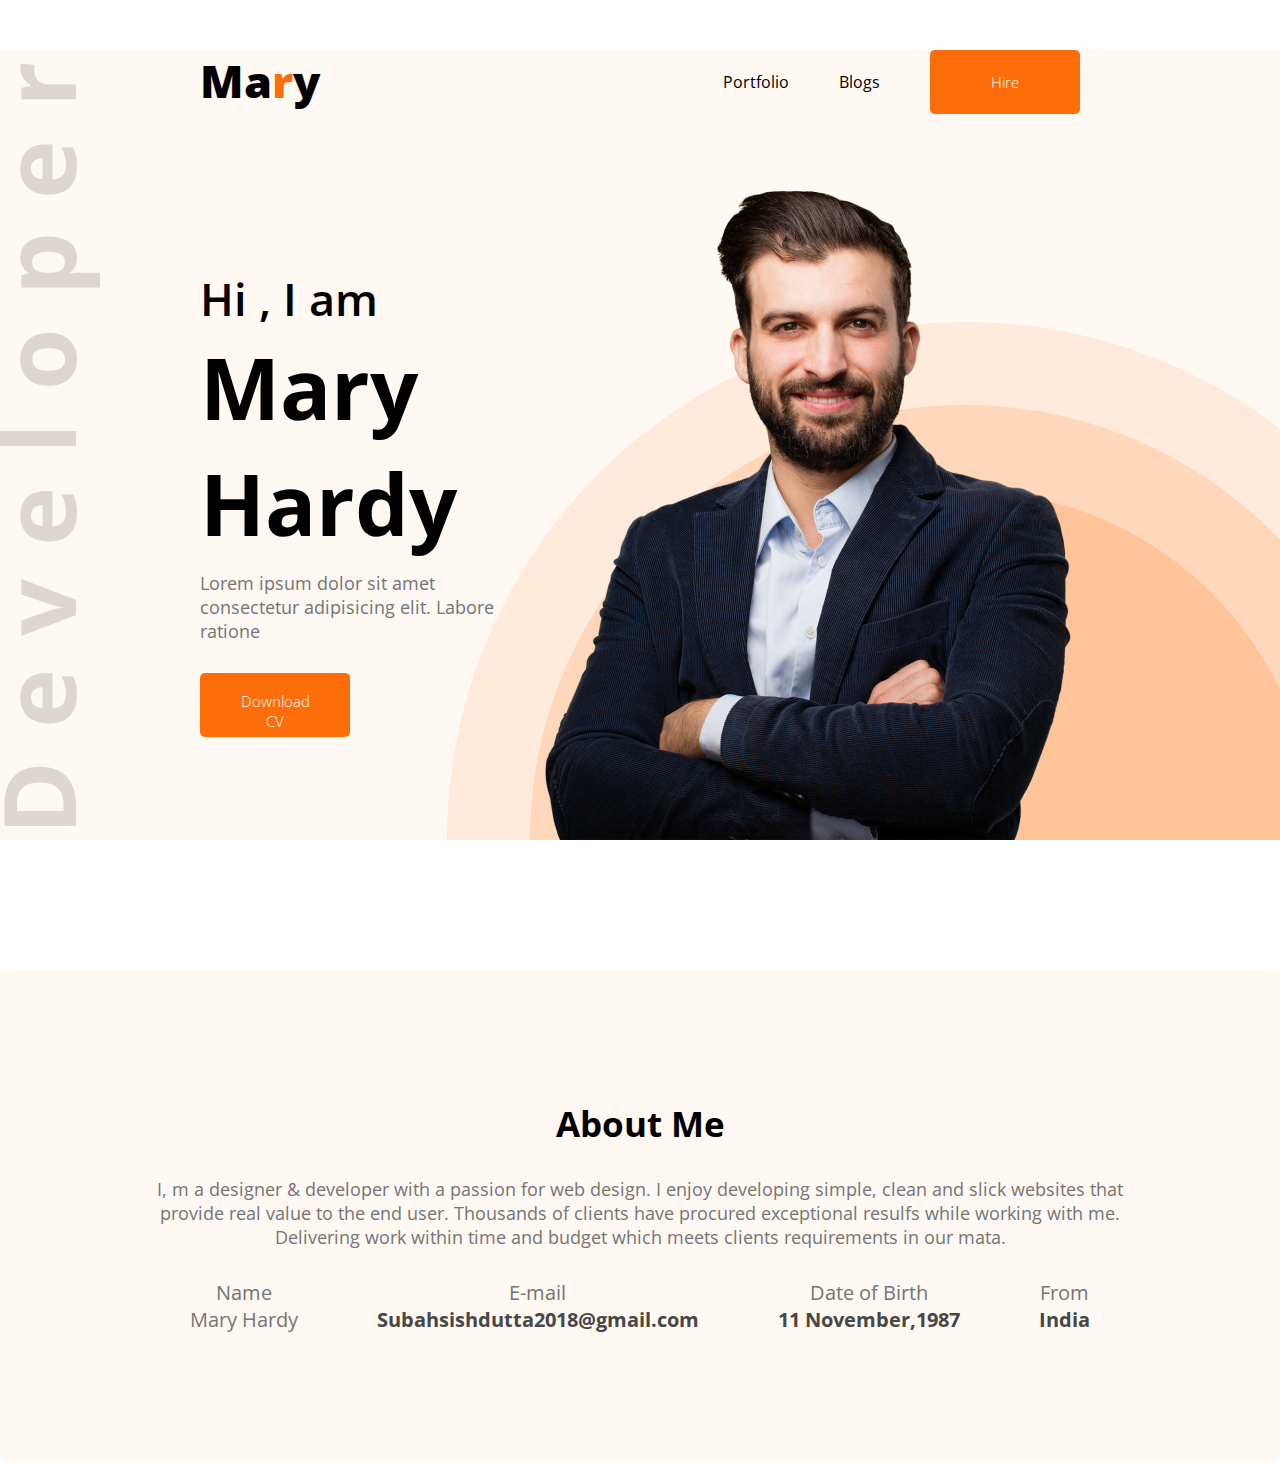
<file: index.html>
<!DOCTYPE html>
<html lang="en">
<head>
    <meta charset="UTF-8">
    <meta http-equiv="X-UA-Compatible" content="IE=edge">
    <meta name="viewport" content="width=device-width, initial-scale=1.0">
    <title>Developer Portfolio</title>
    <link rel="stylesheet" href="./styles/portfolio.css">
    <link rel="preconnect" href="https://fonts.googleapis.com">
    <link rel="preconnect" href="https://fonts.gstatic.com" crossorigin>
    <link href="https://fonts.googleapis.com/css2?family=Open+Sans:ital@0;1&display=swap" rel="stylesheet">
    
</head>
<body>

 <header class="header">

    <nav>
        <h2  class="nav-title">Ma<span class=text-primary>r</span>y</h2>
        <ul>
            <li>Portfolio</li>
            <li>Blogs</li>
            <li><button CLASS="btn-primary">Hire</button></li>
        </ul>
    </nav>
    <!-- banner -->
   
<div class="banner">
        <div>
            <h3 class="introduction">Hi , I am</h3>
        
       <h1 class="author">Mary Hardy</h1>
       
        <p class="discription">Lorem ipsum dolor sit amet consectetur adipisicing elit. Labore ratione </p>
        <button class="btn-primary">Download CV</button>       
        </div>
        <img src="./images/hardy.png" alt="">

    </div>

    
 </header>
 <main>
    <section class="about">
        <h3 class="section-title">About Me </h3>
        <p class="section-description">I, m a designer & developer with a passion for web design. I enjoy developing simple, clean and slick websites that provide real value to the end user. Thousands of clients have procured exceptional resulfs while working with me. Delivering work within time and budget which meets clients requirements in our mata.</p>

        <div class="about-info-container">
<div class="about-info">
    <p class="info-title">Name</p>
    <p class="info-discription">Mary Hardy</p>
</div>
<div class="about-info">
    <p class="info-title">E-mail</p>
    <p class="info-description">Subahsishdutta2018@gmail.com</p>
</div>
<div class="about-info">
    <p class="info-title">Date of Birth </p>
    <p class="info-description">11 November,1987</p>
</div>
<div class="about-info">
    <p class="info-title">From</p>
    <p class="info-description">India</p>
</div>



        </div>
            </section>    
 </main>
 <footer>

 </footer>
    
</body>
</html>
</file>
<file: styles/portfolio.css>
* {
  margin: 0;
  font-family: "Open Sans", sans-serif;
}
.nav-title {
  font-weight: 800;
  font-size: 45px;
}
.text-primary {
  color: #fd6e0a;
}
nav {
  display: flex;
  justify-content: space-between;
  margin: 50px 200px;
}
nav li {
  list-style: none;
  margin-left: 50px;
}
nav ul {
  display: flex;
  align-items: center;
}
.btn-primary {
  width: 150px;
  color: #ffffff;
  font-weight: 100;
  font-size: 15px;
  height: 64px;
  border: 0;
  padding: 18px 35px;

  background: #fd6e0a;
  border-radius: 5px;
}
.banner {
  margin: 0px 200px;
  display: flex;
  align-items: center;
}
.introduction {
  font-weight: 600;
  font-size: 45px;
}
.author {
  font-weight: 700;
  font-size: 85px;
  margin-bottom: 10px;
}
.discription {
  color: #757575;
  font-size: 18px;
  margin-bottom: 30px;
}
.header {
  background-image: url("../images/header_bg.png"),
    url("../images/developer.png");

  background-repeat: no-repeat;
  background-position: bottom right, left;

  background-color: #fff8f3;
}
/* about section styles*/
/* main section  */
.main {
  max-width: 1140px;
  margin: 0 auto;
}
.about {
  margin-top: 130px;
  background: #fff8f3;
  border-radius: 10px;
  padding: 130px 150px;
  text-align: center;
}
.section-title {
  margin-bottom: 30px;
  font-weight: 700;
  font-size: 35px;

  text-align: center;
}
.section-description {
  color: #757575;
  font-size: 18px;
  margin-bottom: 30px;
}
.about-info-container {
  display: flex;
  font-size: 20px;
  color: #757575;
  justify-content:space-around ;
}
.about-info-container {
  display: flex;
}
.info-description {
  font-weight: 700;
  color: #757575;
  font-size: 20px;
  color: #474747;

}
</file>
<file: style2.css>
.list{
    display:flex;
    background-color: rgb(224, 0, 0);
    font-weight: 800px;
    font-family: 'Courier New', Courier, monospace;
    font-style: calc();
    margin-top: 50;
    margin-bottom: 100em;
    margin-right: 15inch;
    text-align: center;
    text-transform: capitalize;
    padding: 20px;
    word-spacing: 100;
    


}
</file>
